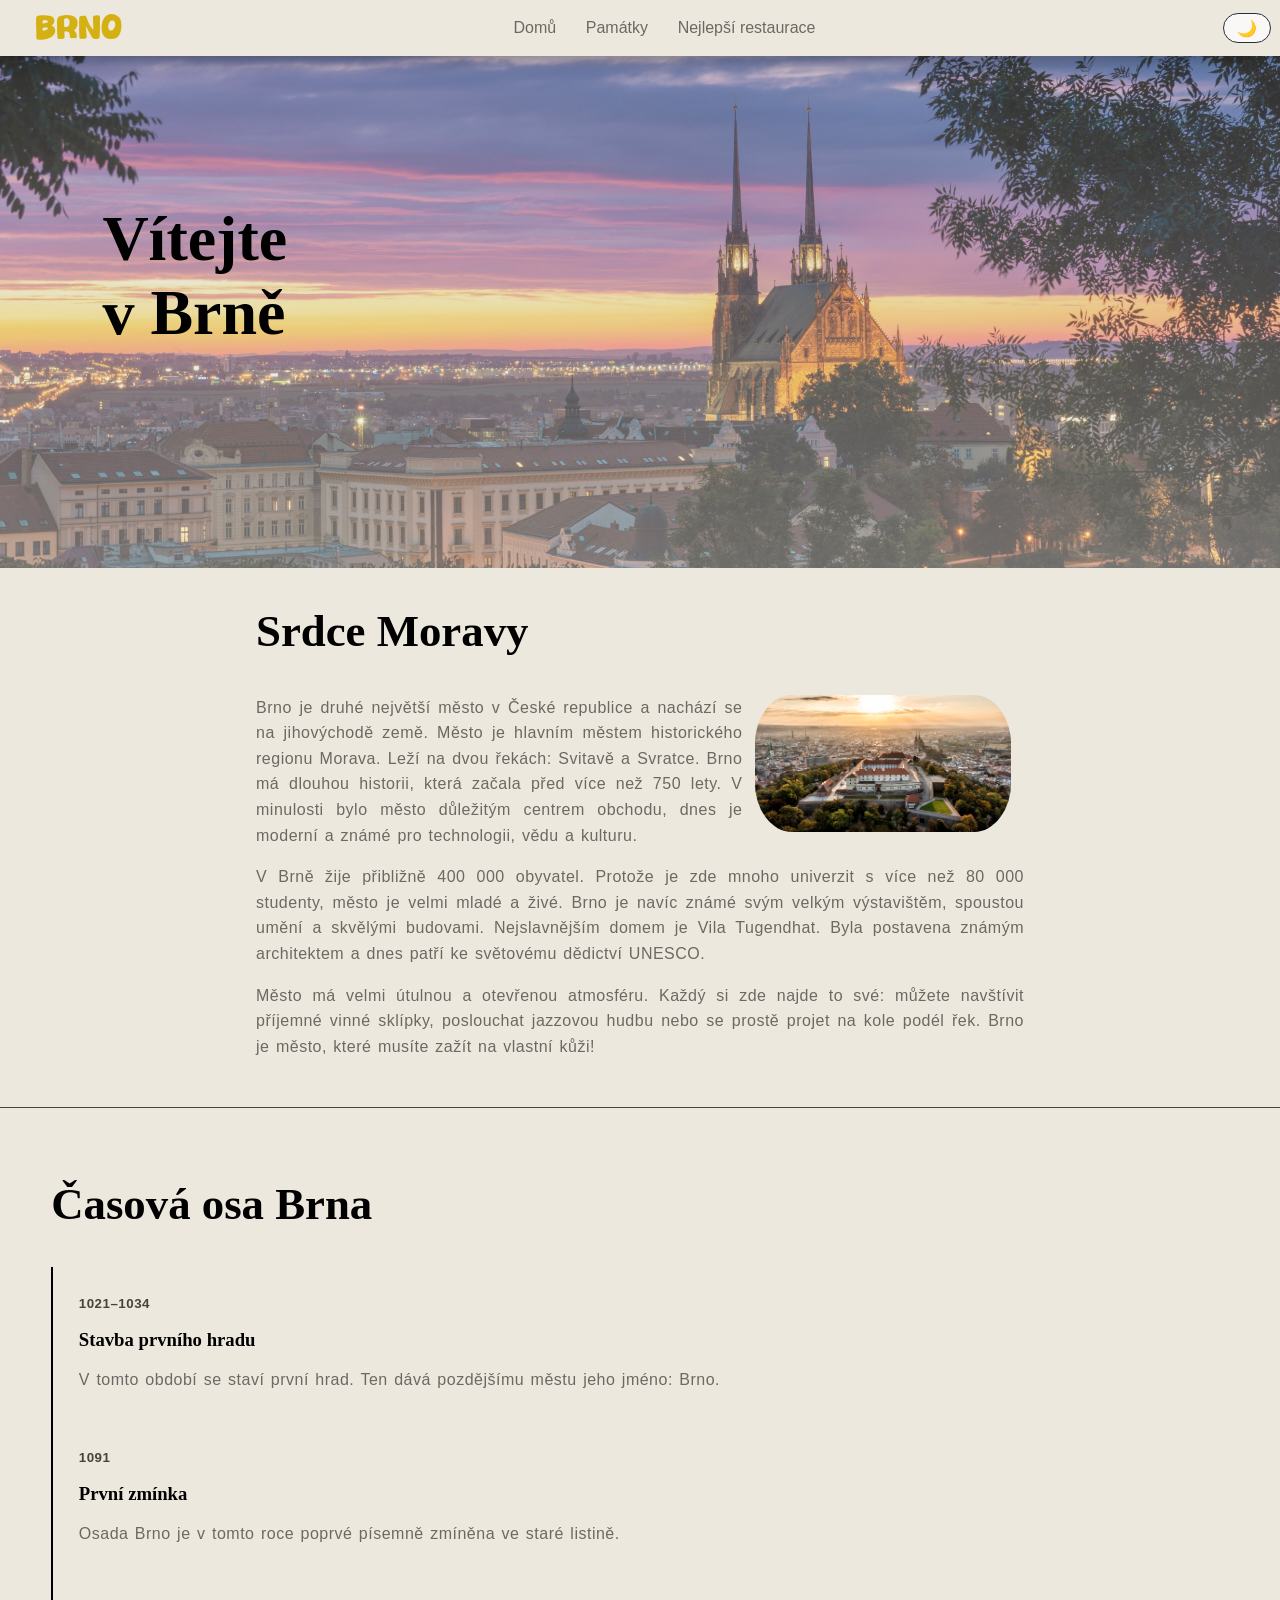
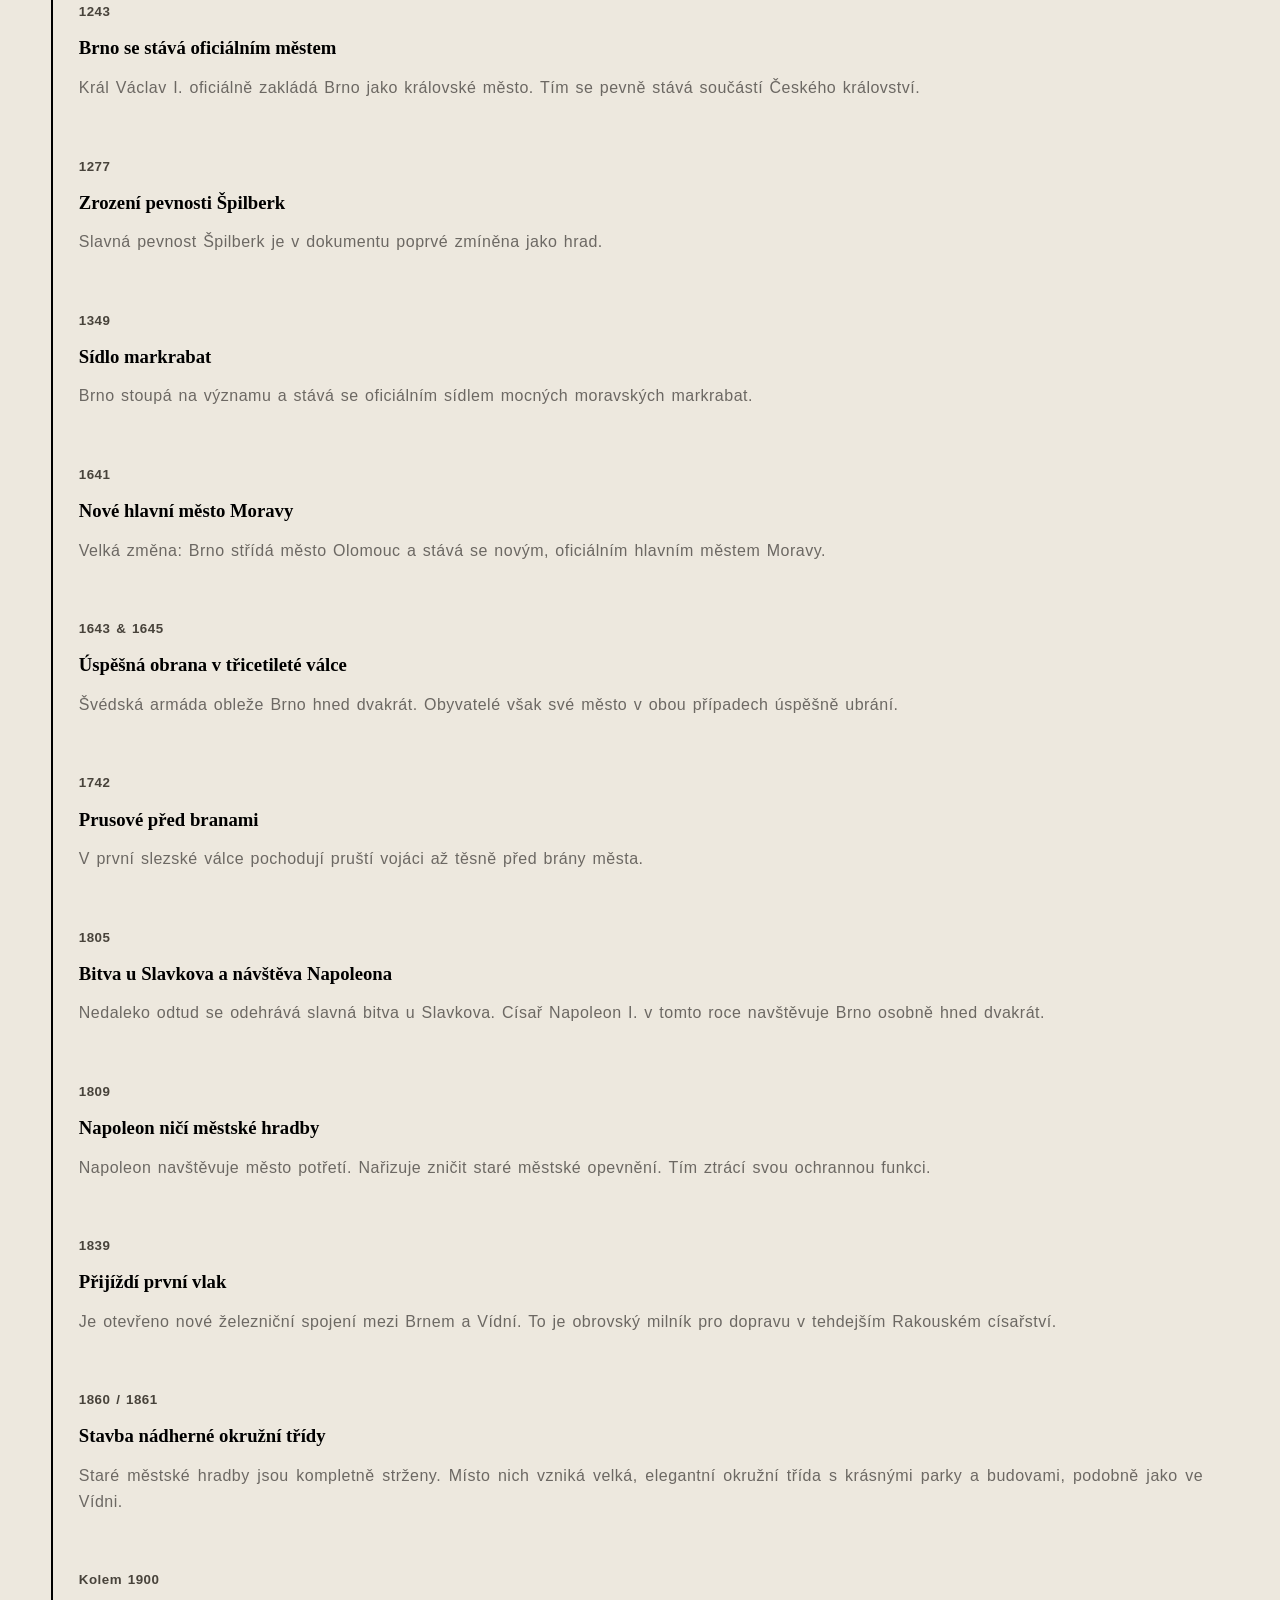
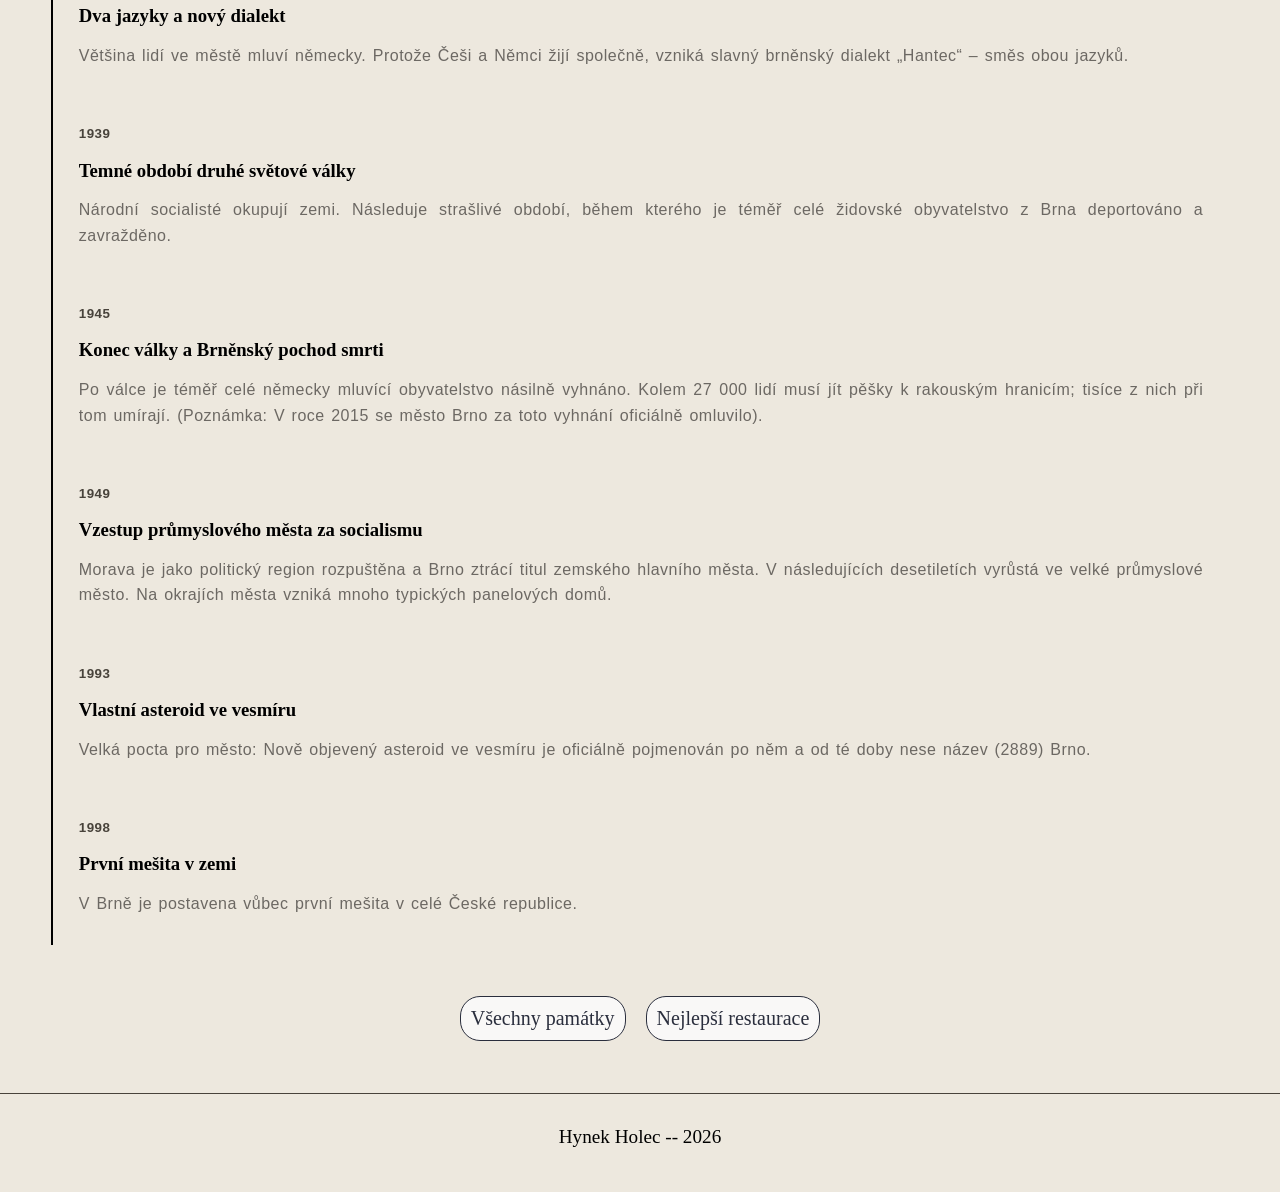
<file: index.html>
<!DOCTYPE html>
<html lang="cs">
<head>
    <meta charset="UTF-8">
    <meta name="viewport" content="width=device-width, initial-scale=1.0">
    <link rel="stylesheet" href="main.css">
    <script src="theme.js" defer></script>
    <link rel="icon" href="img/Icon-FaviIcon.png">
    <title>BRNO</title>
</head>
<body>
    <header>
        <a id="logo" href="index.html">BRNO</a>
        <nav>
            <a href="index.html">Domů</a>
            <a href="famousPlaces.html">Památky</a>
            <a href="bestRestaurants.html">Nejlepší restaurace</a>
        </nav>
        <button id="theme-button">🌙</button>
    </header>
    <div id="intro">
        <h1>Vítejte<br> v Brně</h1>
    </div>
    <div class="intro-text">
        <h2 class="h2-heading">Srdce Moravy</h2>
        <img src="img/Brno-Overview.jpg" alt="Přehled o městě Brno. K vidění je hrad Špilberk a katedrála sv. Petra a Pavla.">
        <p>Brno je druhé největší město v České republice a nachází se na jihovýchodě země. Město je hlavním městem historického regionu Morava. Leží na dvou řekách: Svitavě a Svratce. Brno má dlouhou historii, která začala před více než 750 lety. V minulosti bylo město důležitým centrem obchodu, dnes je moderní a známé pro technologii, vědu a kulturu.</p>
        <p>V Brně žije přibližně 400 000 obyvatel. Protože je zde mnoho univerzit s více než 80 000 studenty, město je velmi mladé a živé. Brno je navíc známé svým velkým výstavištěm, spoustou umění a skvělými budovami. Nejslavnějším domem je Vila Tugendhat. Byla postavena známým architektem a dnes patří ke světovému dědictví UNESCO.</p>
        <p>Město má velmi útulnou a otevřenou atmosféru. Každý si zde najde to své: můžete navštívit příjemné vinné sklípky, poslouchat jazzovou hudbu nebo se prostě projet na kole podél řek. Brno je město, které musíte zažít na vlastní kůži!</p>
    </div>
    <div class="geschichte">
        <h2 class="h2-heading">Časová osa Brna</h2>
        <div class="geschichte-item">
            <p class="year">1021–1034</p>
            <h3>Stavba prvního hradu</h3>
            <p>V tomto období se staví první hrad. Ten dává pozdějšímu městu jeho jméno: Brno.</p>
        </div>

        <div class="geschichte-item">
            <p class="year">1091</p>
            <h3>První zmínka</h3>
            <p>Osada Brno je v tomto roce poprvé písemně zmíněna ve staré listině.</p>
        </div>

        <div class="geschichte-item">
            <p class="year">1243</p>
            <h3>Brno se stává oficiálním městem</h3>
            <p>Král Václav I. oficiálně zakládá Brno jako královské město. Tím se pevně stává součástí Českého království.</p>
        </div>

        <div class="geschichte-item">
            <p class="year">1277</p>
            <h3>Zrození pevnosti Špilberk</h3>
            <p>Slavná pevnost Špilberk je v dokumentu poprvé zmíněna jako hrad.</p>
        </div>

        <div class="geschichte-item">
            <p class="year">1349</p>
            <h3>Sídlo markrabat</h3>
            <p>Brno stoupá na významu a stává se oficiálním sídlem mocných moravských markrabat.</p>
        </div>

        <div class="geschichte-item">
            <p class="year">1641</p>
            <h3>Nové hlavní město Moravy</h3>
            <p>Velká změna: Brno střídá město Olomouc a stává se novým, oficiálním hlavním městem Moravy.</p>
        </div>

        <div class="geschichte-item">
            <p class="year">1643 & 1645</p>
            <h3>Úspěšná obrana v třicetileté válce</h3>
            <p>Švédská armáda obleže Brno hned dvakrát. Obyvatelé však své město v obou případech úspěšně ubrání.</p>
        </div>

        <div class="geschichte-item">
            <p class="year">1742</p>
            <h3>Prusové před branami</h3>
            <p>V první slezské válce pochodují pruští vojáci až těsně před brány města.</p>
        </div>

        <div class="geschichte-item">
            <p class="year">1805</p>
            <h3>Bitva u Slavkova a návštěva Napoleona</h3>
            <p>Nedaleko odtud se odehrává slavná bitva u Slavkova. Císař Napoleon I. v tomto roce navštěvuje Brno osobně hned dvakrát.</p>
        </div>

        <div class="geschichte-item">
            <p class="year">1809</p>
            <h3>Napoleon ničí městské hradby</h3>
            <p>Napoleon navštěvuje město potřetí. Nařizuje zničit staré městské opevnění. Tím ztrácí svou ochrannou funkci.</p>
        </div>

        <div class="geschichte-item">
            <p class="year">1839</p>
            <h3>Přijíždí první vlak</h3>
            <p>Je otevřeno nové železniční spojení mezi Brnem a Vídní. To je obrovský milník pro dopravu v tehdejším Rakouském císařství.</p>
        </div>

        <div class="geschichte-item">
            <p class="year">1860 / 1861</p>
            <h3>Stavba nádherné okružní třídy</h3>
            <p>Staré městské hradby jsou kompletně strženy. Místo nich vzniká velká, elegantní okružní třída s krásnými parky a budovami, podobně jako ve Vídni.</p>
        </div>

        <div class="geschichte-item">
            <p class="year">Kolem 1900</p>
            <h3>Dva jazyky a nový dialekt</h3>
            <p>Většina lidí ve městě mluví německy. Protože Češi a Němci žijí společně, vzniká slavný brněnský dialekt „Hantec“ – směs obou jazyků.</p>
        </div>

        <div class="geschichte-item">
            <p class="year">1939</p>
            <h3>Temné období druhé světové války</h3>
            <p>Národní socialisté okupují zemi. Následuje strašlivé období, během kterého je téměř celé židovské obyvatelstvo z Brna deportováno a zavražděno.</p>
        </div>

        <div class="geschichte-item">
            <p class="year">1945</p>
            <h3>Konec války a Brněnský pochod smrti</h3>
            <p>Po válce je téměř celé německy mluvící obyvatelstvo násilně vyhnáno. Kolem 27 000 lidí musí jít pěšky k rakouským hranicím; tisíce z nich při tom umírají. (Poznámka: V roce 2015 se město Brno za toto vyhnání oficiálně omluvilo).</p>
        </div>

        <div class="geschichte-item">
            <p class="year">1949</p>
            <h3>Vzestup průmyslového města za socialismu</h3>
            <p>Morava je jako politický region rozpuštěna a Brno ztrácí titul zemského hlavního města. V následujících desetiletích vyrůstá ve velké průmyslové město. Na okrajích města vzniká mnoho typických panelových domů.</p>
        </div>

        <div class="geschichte-item">
            <p class="year">1993</p>
            <h3>Vlastní asteroid ve vesmíru</h3>
            <p>Velká pocta pro město: Nově objevený asteroid ve vesmíru je oficiálně pojmenován po něm a od té doby nese název (2889) Brno.</p>
        </div>

        <div class="geschichte-item">
            <p class="year">1998</p>
            <h3>První mešita v zemi</h3>
            <p>V Brně je postavena vůbec první mešita v celé České republice.</p>
        </div>
    </div>

    <div class="interne-Links">
        <a href="famousPlaces.html">Všechny památky</a>
        <a href="bestRestaurants.html">Nejlepší restaurace</a>
    </div>
    
    <footer>
        <p>Hynek Holec -- 2026</p>
    </footer>
</body>
</html>
</file>
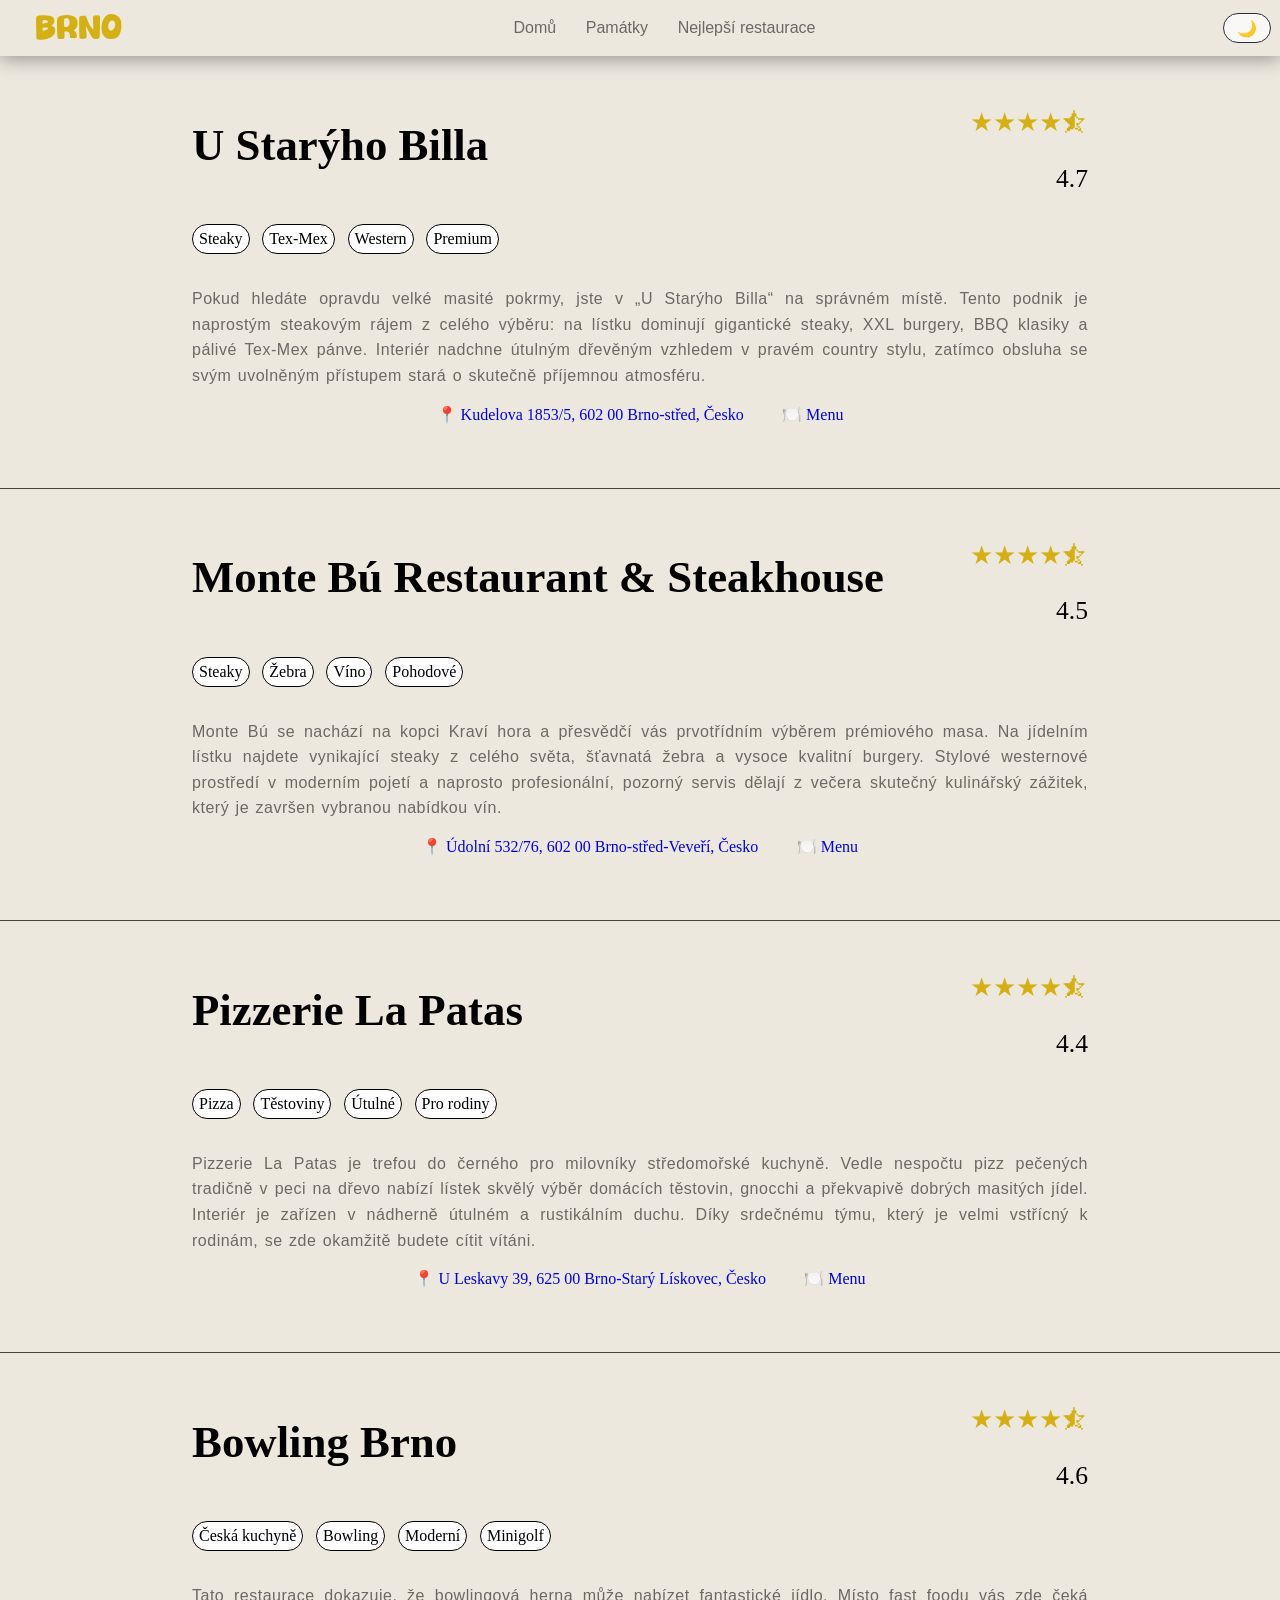
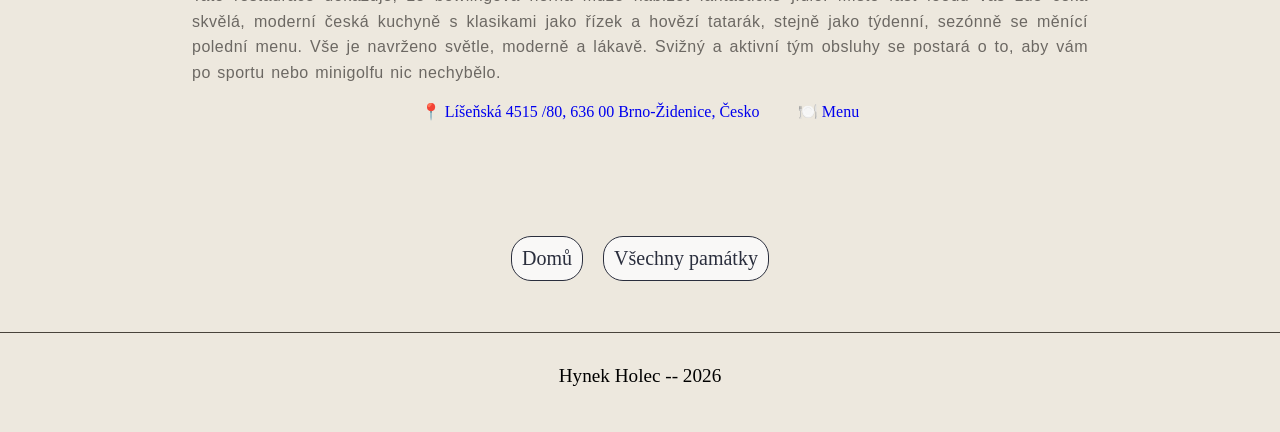
<file: bestRestaurants.html>
<!DOCTYPE html>
<html lang="cs">
<head>
    <meta charset="UTF-8">
    <meta name="viewport" content="width=device-width, initial-scale=1.0">
    <link rel="stylesheet" href="main.css">
    <script src="theme.js" defer></script>
    <link rel="icon" href="img/Icon-FaviIcon.png">
    <title>Restaurace</title>
</head>
<body>
    <header>
        <a id="logo" href="index.html">BRNO</a>
        <nav>
            <a href="index.html">Domů</a>
            <a href="famousPlaces.html">Památky</a>
            <a href="bestRestaurants.html">Nejlepší restaurace</a>
        </nav>
        <button id="theme-button">🌙</button>
    </header>

    <div class="restaurants">
        <div class="restaurant-item">
            <div class="restaurant-header">
                <div class="restaurant-intro">
                    <h2 class="h2-heading">U Starýho Billa</h2>
                    <div class="tags">
                        <p>Steaky</p>
                        <p>Tex-Mex</p>
                        <p>Western</p>
                        <p>Premium</p>
                    </div>
                </div>
                <div class="restaurant-rating">
                    <p class="stars">★★★★⯪</p>
                    <p class="rating">4.7</p>
                </div>
            </div>
            <p class="restaurant-text">Pokud hledáte opravdu velké masité pokrmy, jste v „U Starýho Billa“ na správném místě. Tento podnik je naprostým steakovým rájem z celého výběru: na lístku dominují gigantické steaky, XXL burgery, BBQ klasiky a pálivé Tex-Mex pánve. Interiér nadchne útulným dřevěným vzhledem v pravém country stylu, zatímco obsluha se svým uvolněným přístupem stará o skutečně příjemnou atmosféru.</p>
            <div class="restaurant-extra">
                <a href="https://www.google.com/maps/place/U+Star%C3%BDho+Billa+-+prav%C3%BD+TEXAS+steakhouse/@49.2018527,16.6109797,18.15z/data=!4m15!1m8!3m7!1s0x4712945c16b3fa8f:0x47ff7d0ec4522978!2sKudelova+1853%2F5,+602+00+Brno-st%C5%99ed-%C4%8Cern%C3%A1+Pole,+Tschechien!3b1!8m2!3d49.2018395!4d16.611823!16s%2Fg%2F11c26bgsbv!3m5!1s0x4712945c16b3fa8d:0x15434e5210ce46d5!8m2!3d49.201835!4d16.6120936!16s%2Fg%2F1vmr03bj?entry=ttu&g_ep=EgoyMDI2MDYwMy4xIKXMDSoASAFQAw%3D%3D">📍 Kudelova 1853/5, 602 00 Brno-střed, Česko</a>
                <a href="https://www.bill.cz/en/menu">🍽️ Menu</a>
            </div>
        </div>

        <div class="restaurant-item">
            <div class="restaurant-header">
                <div class="restaurant-intro">
                    <h2 class="h2-heading">Monte Bú Restaurant & Steakhouse</h2>
                    <div class="tags">
                        <p>Steaky</p>
                        <p>Žebra</p>
                        <p>Víno</p>
                        <p>Pohodové</p>
                    </div>
                </div>
                <div class="restaurant-rating">
                    <p class="stars">★★★★⯪</p>
                    <p class="rating">4.5</p>
                </div>
            </div>
            <p class="restaurant-text">Monte Bú se nachází na kopci Kraví hora a přesvědčí vás prvotřídním výběrem prémiového masa. Na jídelním lístku najdete vynikající steaky z celého světa, šťavnatá žebra a vysoce kvalitní burgery. Stylové westernové prostředí v moderním pojetí a naprosto profesionální, pozorný servis dělají z večera skutečný kulinářský zážitek, který je završen vybranou nabídkou vín.</p>
            <div class="restaurant-extra">
                <a href="https://www.google.com/maps/place/Restaurant+a+Steakhouse+Monte+B%C3%BA/@49.2013862,16.5839092,17z/data=!3m1!4b1!4m6!3m5!1s0x471294398d7a95a5:0xc120670c6726e4a!8m2!3d49.2013862!4d16.5839092!16s%2Fg%2F1hhxg2679?entry=ttu&g_ep=EgoyMDI2MDYwMy4xIKXMDSoASAFQAw%3D%3D">📍 Údolní 532/76, 602 00 Brno-střed-Veveří, Česko</a>
                <a href="https://www.monte-bu.cz/en/menu/">🍽️ Menu</a>
            </div>
        </div>

        <div class="restaurant-item">
            <div class="restaurant-header">
                <div class="restaurant-intro">
                    <h2 class="h2-heading">Pizzerie La Patas</h2>
                    <div class="tags">
                        <p>Pizza</p>
                        <p>Těstoviny</p>
                        <p>Útulné</p>
                        <p>Pro rodiny</p>
                    </div>
                </div>
                <div class="restaurant-rating">
                    <p class="stars">★★★★⯪</p>
                    <p class="rating">4.4</p>
                </div>
            </div>
            <p class="restaurant-text">Pizzerie La Patas je trefou do černého pro milovníky středomořské kuchyně. Vedle nespočtu pizz pečených tradičně v peci na dřevo nabízí lístek skvělý výběr domácích těstovin, gnocchi a překvapivě dobrých masitých jídel. Interiér je zařízen v nádherně útulném a rustikálním duchu. Díky srdečnému týmu, který je velmi vstřícný k rodinám, se zde okamžitě budete cítit vítáni.</p>
            <div class="restaurant-extra">
                <a href="https://www.google.com/maps/place/Pizzeria+Ristorante+La+Patas/@49.162972,16.5680756,17z/data=!3m1!4b1!4m6!3m5!1s0x410b83d25c2945d3:0xb0b0a28b8a0aa19d!8m2!3d49.162972!4d16.5680756!16s%2Fg%2F11b70_bczt?entry=ttu&g_ep=EgoyMDI2MDYwMy4xIKXMDSoASAFQAw%3D%3D">📍 U Leskavy 39, 625 00 Brno-Starý Lískovec, Česko</a>
                <a href="https://objedname.eu/la-patas-jidelni-listek#home">🍽️ Menu</a>
            </div>
        </div>

        <div class="restaurant-item">
            <div class="restaurant-header">
                <div class="restaurant-intro">
                    <h2 class="h2-heading">Bowling Brno</h2>
                    <div class="tags">
                        <p>Česká kuchyně</p>
                        <p>Bowling</p>
                        <p>Moderní</p>
                        <p>Minigolf</p>
                    </div>
                </div>
                <div class="restaurant-rating">
                    <p class="stars">★★★★⯪</p>
                    <p class="rating">4.6</p>
                </div>
            </div>
            <p class="restaurant-text">Tato restaurace dokazuje, že bowlingová herna může nabízet fantastické jídlo. Místo fast foodu vás zde čeká skvělá, moderní česká kuchyně s klasikami jako řízek a hovězí tatarák, stejně jako týdenní, sezónně se měnící polední menu. Vše je navrženo světle, moderně a lákavě. Svižný a aktivní tým obsluhy se postará o to, aby vám po sportu nebo minigolfu nic nechybělo.</p>
            <div class="restaurant-extra">
                <a href="https://www.google.com/maps/place//data=!4m2!3m1!1s0x471294c80d17fd2b:0x51bf85ec9cc07c6c?sa=X&ved=1t:8290&ictx=111">📍 Líšeňská 4515 /80, 636 00 Brno-Židenice, Česko</a>
                <a href="https://www.bowlingbrno.cz/cz/restaurace/jidelni-listek/">🍽️ Menu</a>
            </div>
        </div>
    </div>

    <div class="interne-Links">
        <a href="index.html">Domů</a>
        <a href="famousPlaces.html">Všechny památky</a>
    </div>

    <footer>
        <p>Hynek Holec -- 2026</p>
    </footer>
</body>
</html>
</file>
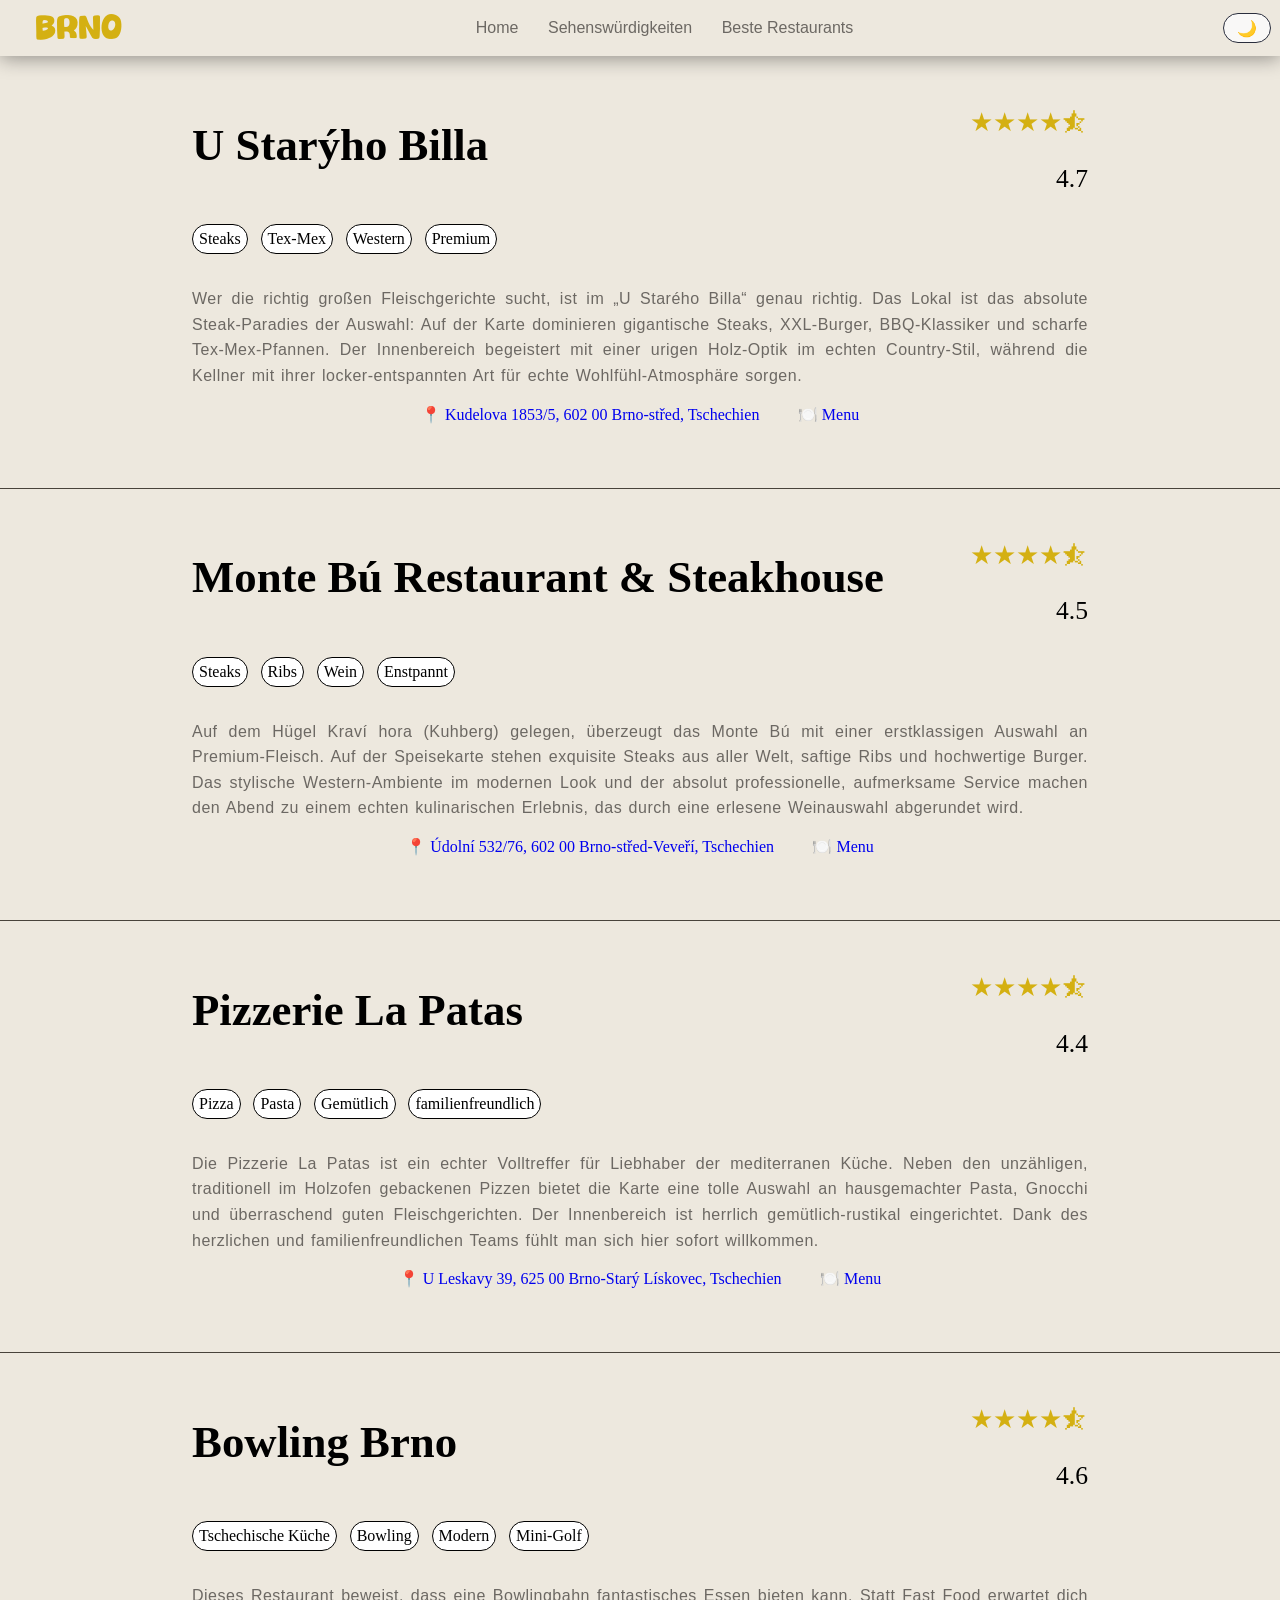
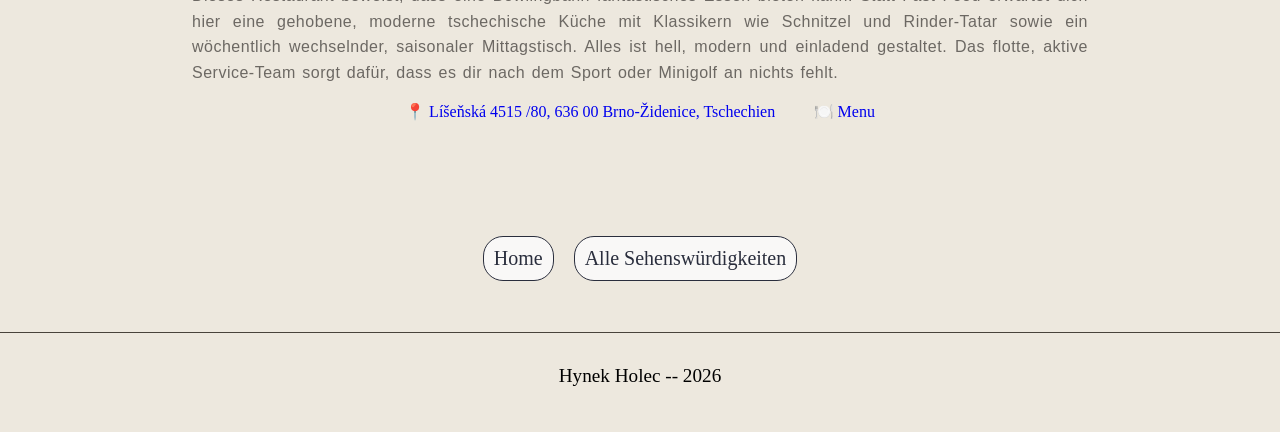
<file: html/bestRestaurants.html>
<!DOCTYPE html>
<html lang="en">
<head>
    <meta charset="UTF-8">
    <meta name="viewport" content="width=device-width, initial-scale=1.0">
    <link rel="stylesheet" href="/css/main.css">
    <script src="/js/theme.js" defer></script>
    <link rel="icon" href="/img/Icon-FaviIcon.png">
    <title>Restaurants</title>
</head>
<body>
    <header>
        <a id="logo" href="/html/index.html">BRNO</a>
        <nav>
            <a href="/html/index.html">Home</a>
            <a href="/html/famousPlaces.html">Sehenswürdigkeiten</a>
            <a href="/html/bestRestaurants.html">Beste Restaurants</a>
        </nav>
        <button id="theme-button">🌙</button>
    </header>

    <div class="restaurants">
        <div class="restaurant-item">
            <div class="restaurant-header">
                <div class="restaurant-intro">
                    <h2 class="h2-heading">U Starýho Billa</h2>
                    <div class="tags">
                        <p>Steaks</p>
                        <p>Tex-Mex</p>
                        <p>Western</p>
                        <p>Premium</p>
                    </div>
                </div>
                <div class="restaurant-rating">
                    <p class="stars">★★★★⯪</p>
                    <p class="rating">4.7</p>
                </div>
            </div>
            <p class="restaurant-text">Wer die richtig großen Fleischgerichte sucht, ist im „U Starého Billa“ genau richtig. Das Lokal ist das absolute Steak-Paradies der Auswahl: Auf der Karte dominieren gigantische Steaks, XXL-Burger, BBQ-Klassiker und scharfe Tex-Mex-Pfannen. Der Innenbereich begeistert mit einer urigen Holz-Optik im echten Country-Stil, während die Kellner mit ihrer locker-entspannten Art für echte Wohlfühl-Atmosphäre sorgen.</p>
            <div class="restaurant-extra">
                <a href="https://www.google.com/maps/place/U+Star%C3%BDho+Billa+-+prav%C3%BD+TEXAS+steakhouse/@49.2018527,16.6109797,18.15z/data=!4m15!1m8!3m7!1s0x4712945c16b3fa8f:0x47ff7d0ec4522978!2sKudelova+1853%2F5,+602+00+Brno-st%C5%99ed-%C4%8Cern%C3%A1+Pole,+Tschechien!3b1!8m2!3d49.2018395!4d16.611823!16s%2Fg%2F11c26bgsbv!3m5!1s0x4712945c16b3fa8d:0x15434e5210ce46d5!8m2!3d49.201835!4d16.6120936!16s%2Fg%2F1vmr03bj?entry=ttu&g_ep=EgoyMDI2MDYwMy4xIKXMDSoASAFQAw%3D%3D">📍 Kudelova 1853/5, 602 00 Brno-střed, Tschechien</a>
                <a href="https://www.bill.cz/en/menu">🍽️ Menu</a>
            </div>
        </div>

        <div class="restaurant-item">
            <div class="restaurant-header">
                <div class="restaurant-intro">
                    <h2 class="h2-heading">Monte Bú Restaurant & Steakhouse</h2>
                    <div class="tags">
                        <p>Steaks</p>
                        <p>Ribs</p>
                        <p>Wein</p>
                        <p>Enstpannt</p>
                    </div>
                </div>
                <div class="restaurant-rating">
                    <p class="stars">★★★★⯪</p>
                    <p class="rating">4.5</p>
                </div>
            </div>
            <p class="restaurant-text">Auf dem Hügel Kraví hora (Kuhberg) gelegen, überzeugt das Monte Bú mit einer erstklassigen Auswahl an Premium-Fleisch. Auf der Speisekarte stehen exquisite Steaks aus aller Welt, saftige Ribs und hochwertige Burger. Das stylische Western-Ambiente im modernen Look und der absolut professionelle, aufmerksame Service machen den Abend zu einem echten kulinarischen Erlebnis, das durch eine erlesene Weinauswahl abgerundet wird.</p>
            <div class="restaurant-extra">
                <a href="https://www.google.com/maps/place/Restaurant+a+Steakhouse+Monte+B%C3%BA/@49.2013862,16.5839092,17z/data=!3m1!4b1!4m6!3m5!1s0x471294398d7a95a5:0xc120670c6726e4a!8m2!3d49.2013862!4d16.5839092!16s%2Fg%2F1hhxg2679?entry=ttu&g_ep=EgoyMDI2MDYwMy4xIKXMDSoASAFQAw%3D%3D">📍 Údolní 532/76, 602 00 Brno-střed-Veveří, Tschechien</a>
                <a href="https://www.monte-bu.cz/en/menu/">🍽️ Menu</a>
            </div>
        </div>

        <div class="restaurant-item">
            <div class="restaurant-header">
                <div class="restaurant-intro">
                    <h2 class="h2-heading">Pizzerie La Patas</h2>
                    <div class="tags">
                        <p>Pizza</p>
                        <p>Pasta</p>
                        <p>Gemütlich</p>
                        <p>familienfreundlich</p>
                    </div>
                </div>
                <div class="restaurant-rating">
                    <p class="stars">★★★★⯪</p>
                    <p class="rating">4.4</p>
                </div>
            </div>
            <p class="restaurant-text">Die Pizzerie La Patas ist ein echter Volltreffer für Liebhaber der mediterranen Küche. Neben den unzähligen, traditionell im Holzofen gebackenen Pizzen bietet die Karte eine tolle Auswahl an hausgemachter Pasta, Gnocchi und überraschend guten Fleischgerichten. Der Innenbereich ist herrlich gemütlich-rustikal eingerichtet. Dank des herzlichen und familienfreundlichen Teams fühlt man sich hier sofort willkommen.</p>
            <div class="restaurant-extra">
                <a href="https://www.google.com/maps/place/Pizzeria+Ristorante+La+Patas/@49.162972,16.5680756,17z/data=!3m1!4b1!4m6!3m5!1s0x410b83d25c2945d3:0xb0b0a28b8a0aa19d!8m2!3d49.162972!4d16.5680756!16s%2Fg%2F11b70_bczt?entry=ttu&g_ep=EgoyMDI2MDYwMy4xIKXMDSoASAFQAw%3D%3D">📍 U Leskavy 39, 625 00 Brno-Starý Lískovec, Tschechien</a>
                <a href="https://objedname.eu/la-patas-jidelni-listek#home">🍽️ Menu</a>
            </div>
        </div>

        <div class="restaurant-item">
            <div class="restaurant-header">
                <div class="restaurant-intro">
                    <h2 class="h2-heading">Bowling Brno</h2>
                    <div class="tags">
                        <p>Tschechische Küche</p>
                        <p>Bowling</p>
                        <p>Modern</p>
                        <p>Mini-Golf</p>
                    </div>
                </div>
                <div class="restaurant-rating">
                    <p class="stars">★★★★⯪</p>
                    <p class="rating">4.6</p>
                </div>
            </div>
            <p class="restaurant-text">Dieses Restaurant beweist, dass eine Bowlingbahn fantastisches Essen bieten kann. Statt Fast Food erwartet dich hier eine gehobene, moderne tschechische Küche mit Klassikern wie Schnitzel und Rinder-Tatar sowie ein wöchentlich wechselnder, saisonaler Mittagstisch. Alles ist hell, modern und einladend gestaltet. Das flotte, aktive Service-Team sorgt dafür, dass es dir nach dem Sport oder Minigolf an nichts fehlt.</p>
            <div class="restaurant-extra">
                <a href="https://www.google.com/maps/place//data=!4m2!3m1!1s0x471294c80d17fd2b:0x51bf85ec9cc07c6c?sa=X&ved=1t:8290&ictx=111">📍 Líšeňská 4515 /80, 636 00 Brno-Židenice, Tschechien</a>
                <a href="https://www.bowlingbrno.cz/cz/restaurace/jidelni-listek/">🍽️ Menu</a>
            </div>
        </div>
    </div>

    <div class="interne-Links">
        <a href="/html/index.html">Home</a>
        <a href="/html/famousPlaces.html">Alle Sehenswürdigkeiten</a>
    </div>

    <footer>
        <p>Hynek Holec -- 2026</p>
    </footer>
</body>
</html>
</file>
<file: main.css>
@font-face {        /*https://www.w3schools.com/css/css3_fonts.asp*/
    font-family: MagicYellow;
    src: url(font/Magic\ Yellow.otf);
}

header {
    position: sticky;
    top: 0;
    display: flex;
    padding: 0.7vw;
    height: 3vw;
    background-color: rgb(237, 232, 222);
    align-items: center;
    justify-content: space-between;
    box-shadow: 0 2px 20px rgba(0,0,0,0.4); /* https://www.w3schools.com/css/css3_shadows_box.asp */
}

#logo {
    padding-left: 2vw;
    font-family: MagicYellow;
    color: rgb(212, 176, 18);
    font-size: 30px;
    text-decoration: none;
}

nav a {
    font-family: Arial, Helvetica, sans-serif;
    color: rgb(108, 104, 99);
    display: inline-block;
    padding: 1vw;
    text-decoration: none;
    position: relative;  /* ← WICHTIG: Neue Zeile! Ist für den Strich nötig*/
}

nav a:hover {
    background-color: rgba(141, 135, 43, 0.167);
    border-radius: 0.5vw;
    transform: scale(1.02);
    transition: 0.3s;
}

/* Die Animation für den Strich ist mit KI! */
nav a::after {
    content: '';
    position: absolute;
    bottom: -5px;
    left: 50%;
    right: 50%;
    height: 2px;
    background-color: rgb(212, 176, 18); 
    transition: left 0.3s ease, right 0.3s ease;
}

nav a:hover::after {
    left: 10%;
    right: 10%;
}

/* Die Animation für den Button ist mit KI!*/
#theme-button {
    background: rgb(249, 248, 247);
    border: 1px solid rgb(42, 46, 61);
    border-radius: 20px;
    padding: 0.3rem 0.8rem;
    cursor: pointer;
    font-size: 1rem;
    transition: background 0.3s ease, transform 0.3s ease;
    margin-left: 1rem;
}
#theme-button:hover {
    background: rgb(212, 176, 18);
    transform: rotate(20deg);
}

body {
    margin: 0;
    padding: 0;
    background-color: rgb(237, 232, 222);
}

#intro {
    display: flex;
    height: 40vw;
    background-image: linear-gradient(rgba(146, 145, 145, 0.322), rgba(244, 241, 234, 0.441)), url(img/main-Brno.jpg); /*https://webdevetc.com/blog/how-to-add-a-gradient-overlay-to-a-background-image-using-just-css-and-html/*/
    background-size: 100%;
}

#intro h1{
    font-size: 5vw;
    padding: 8vw;
}

.intro-text {
    padding: 0 20vw 2.5vw 20vw;
    border-bottom: 1px solid rgb(72, 67, 59);
}

.h2-heading {
    font-size: 3.5vw;
    color: black;
}

.intro-text img {
    width: 20vw;
    height: auto;
    float: right;       
    padding: 0 1vw 0 1vw;
    border-radius: 50px;
}

.intro-text p, .geschichte-item p, .wahrzeichen-item p, .touristen-item p, .aussichten-item p, .restaurant-text{
    font-family: Arial, Helvetica, sans-serif;
    color: rgb(108, 104, 99);
    letter-spacing: 0.5px;
    line-height: 1.6;
    word-spacing: 1.5px;
    text-align: justify;
    hyphens: auto;
}

.geschichte{
    padding: 2.5vw 4vw 0 4vw;
}

.geschichte-item {
    padding: 1vw 2vw 1vw 2vw;
    border-left: 2px solid black;
    line-height: 0.8;
}

.year {
    font-family: Verdana, Geneva, Tahoma, sans-serif;
    font-size: smaller;
    letter-spacing: 1px;
    font-weight: 600;
    color: rgb(72, 67, 59);
}

.geschichte h3 {
    color: black;
}

.wahrzeichen, .touristenattraktionen , .aussichten, .restaurant-item{
    padding: 2vw 15vw 5vw 15vw;
    border-bottom: 1px solid rgb(72, 67, 59);
}

/* macht das ich keine Border beim letzten Element habe*/
.aussichten, .restaurant-item:last-child { 
    border-bottom: none;
}

.wahrzeichen-item, .touristen-item, .aussichten-item{
    display: flex;
    padding: 5px 0 5px 0;
}

.wahrzeichen-item img, .touristen-item img, .aussichten-item img{
    min-width: 355px;
    width: 355px;
    height: 200px;
    margin: 0 2vw;
    border-radius: 30px;
}

.wahrzeichen-item a, .touristen-item a , .aussichten-item a{
    display: flex;
    align-items: center;
    height: 200px;
    text-decoration: none;
    border: 1px solid black;
    background-color: whitesmoke;
}

.restaurant-header {
    display: flex;
    justify-content: space-between;
}

.tags {
    display: flex;
    gap: 1vw;
}

.tags p {
    text-align: center;
    padding: 5px 6px 5px 6px;
    border: 1px solid black;
    border-radius: 100px;
    background-color: white;
}

.restaurant-rating {
    text-align: right;
    font-size: 2vw;
}

.stars {
    color: rgb(212, 176, 18);
}

.restaurant-extra {
    display: flex;
    align-items: center;
    gap: 3vw;
    justify-content: center;
}

.restaurant-extra a {
    text-decoration: none;
}

.interne-Links {
    display: flex;
    justify-content: center;
    gap: 20px;
    padding: 4vw 0 4vw 0;
}

.interne-Links a {
    text-decoration: none;
    font-size: 20px;
    border: 1px solid rgb(42 46 61);
    padding: 10px;
    border-radius: 20px;
    color: rgb(42 46 61);
    background-color: rgb(249, 248, 247);
}

.interne-Links a:hover {
    transform: translateY(-2px);
    transition: transform 0.3s ease;
}

footer {
    font-size: 1.5vw;
    color: rgb(0, 0, 0);
    text-align: center;
    padding: 1vw 0 2vw 0;
    border-top: 1px solid rgb(72, 67, 59)
}



@media (max-width: 768px) {

    header {
        height: auto;
        flex-direction: column;
        padding: 3vw;
        gap: 2vw;
    }

    #logo {
        padding-left: 0;
        font-size: 24px;
    }

    nav a {
        padding: 2vw;
        font-size: 14px;
    }

    #theme-button {
        margin-left: 0;
        margin-bottom: 2vw;
    }

    #intro {
        height: 60vw;
        background-size: cover;
    }

    #intro h1 {
        font-size: 9vw;
        padding: 10vw 5vw;
    }

    .intro-text {
        padding: 0 5vw 5vw 5vw;
    }

    .h2-heading {
        font-size: 8vw;
    }

    .intro-text img {
        float: none;
        width: 100%;
        border-radius: 20px;
    }

    .wahrzeichen, .touristenattraktionen, .aussichten, .restaurant-item {
        padding: 4vw 5vw 8vw 5vw;
    }

    .wahrzeichen-item, .touristen-item, .aussichten-item {
        flex-direction: column;
        align-items: center;
    }

    .wahrzeichen-item img, .touristen-item img, .aussichten-item img {
        min-width: unset;
        width: 100%;
        height: auto;
        margin: 0 0 2vw 0;
        border-radius: 16px;
    }

    .wahrzeichen-item a, .touristen-item a, .aussichten-item a {
        flex-direction: column;
        height: auto;
        border-radius: 16px;
        width: 100%;
    }

    .restaurant-header {
        flex-direction: column;
        gap: 2vw;
    }

    .restaurant-rating {
        font-size: 5vw;
        text-align: left;
    }

    .tags {
        flex-wrap: wrap;
        gap: 2vw;
    }

    .restaurant-extra {
        flex-direction: column;
        gap: 4vw;
        align-items: flex-start;
    }

    .interne-Links {
        flex-direction: column;
        align-items: center;
        gap: 12px;
        padding: 6vw 0;
    }

    .interne-Links a {
        font-size: 16px;
        width: 80%;
        text-align: center;
    }

    footer {
        font-size: 3.5vw;
        padding: 3vw 4vw 5vw 4vw;
    }
}
</file>
<file: css/main.css>
@font-face {        /*https://www.w3schools.com/css/css3_fonts.asp*/
    font-family: MagicYellow;
    src: url(../font/Magic\ Yellow.otf);
}

header {
    position: sticky;
    top: 0;
    display: flex;
    padding: 0.7vw;
    height: 3vw;
    background-color: rgb(237, 232, 222);
    align-items: center;
    justify-content: space-between;
    box-shadow: 0 2px 20px rgba(0,0,0,0.4); /* https://www.w3schools.com/css/css3_shadows_box.asp */
}

#logo {
    padding-left: 2vw;
    font-family: MagicYellow;
    color: rgb(212, 176, 18);
    font-size: 30px;
    text-decoration: none;
}

nav a {
    font-family: Arial, Helvetica, sans-serif;
    color: rgb(108, 104, 99);
    display: inline-block;
    padding: 1vw;
    text-decoration: none;
    position: relative;  /* ← WICHTIG: Neue Zeile! Ist für den Strich nötig*/
}

nav a:hover {
    background-color: rgba(141, 135, 43, 0.167);
    border-radius: 0.5vw;
    transform: scale(1.02);
    transition: 0.3s;
}

/* Die Animation für den Strich ist mit KI! */
nav a::after {
    content: '';
    position: absolute;
    bottom: -5px;
    left: 50%;
    right: 50%;
    height: 2px;
    background-color: rgb(212, 176, 18); 
    transition: left 0.3s ease, right 0.3s ease;
}

nav a:hover::after {
    left: 10%;
    right: 10%;
}

/* Die Animation für den Button ist mit KI!*/
#theme-button {
    background: rgb(249, 248, 247);
    border: 1px solid rgb(42, 46, 61);
    border-radius: 20px;
    padding: 0.3rem 0.8rem;
    cursor: pointer;
    font-size: 1rem;
    transition: background 0.3s ease, transform 0.3s ease;
    margin-left: 1rem;
}
#theme-button:hover {
    background: rgb(212, 176, 18);
    transform: rotate(20deg);
}

body {
    margin: 0;
    padding: 0;
    background-color: rgb(237, 232, 222);
}

#intro {
    display: flex;
    height: 40vw;
    background-image: linear-gradient(rgba(146, 145, 145, 0.322), rgba(244, 241, 234, 0.441)), url(../img/main-Brno.jpg); /*https://webdevetc.com/blog/how-to-add-a-gradient-overlay-to-a-background-image-using-just-css-and-html/*/
    background-size: 100%;
}

#intro h1{
    font-size: 5vw;
    padding: 8vw;
}

.intro-text {
    padding: 0 20vw 2.5vw 20vw;
    border-bottom: 1px solid rgb(72, 67, 59);
}

.h2-heading {
    font-size: 3.5vw;
    color: black;
}

.intro-text img {
    width: 20vw;
    height: auto;
    float: right;       
    padding: 0 1vw 0 1vw;
    border-radius: 50px;
}

.intro-text p, .geschichte-item p, .wahrzeichen-item p, .touristen-item p, .aussichten-item p, .restaurant-text{
    font-family: Arial, Helvetica, sans-serif;
    color: rgb(108, 104, 99);
    letter-spacing: 0.5px;
    line-height: 1.6;
    word-spacing: 1.5px;
    text-align: justify;
    hyphens: auto;
}

.geschichte{
    padding: 2.5vw 4vw 0 4vw;
}

.geschichte-item {
    padding: 1vw 2vw 1vw 2vw;
    border-left: 2px solid black;
    line-height: 0.8;
}

.year {
    font-family: Verdana, Geneva, Tahoma, sans-serif;
    font-size: smaller;
    letter-spacing: 1px;
    font-weight: 600;
    color: rgb(72, 67, 59);
}

.geschichte h3 {
    color: black;
}

.wahrzeichen, .touristenattraktionen , .aussichten, .restaurant-item{
    padding: 2vw 15vw 5vw 15vw;
    border-bottom: 1px solid rgb(72, 67, 59);
}

/* macht das ich keine Border beim letzten Element habe*/
.aussichten, .restaurant-item:last-child { 
    border-bottom: none;
}

.wahrzeichen-item, .touristen-item, .aussichten-item{
    display: flex;
    padding: 5px 0 5px 0;
}

.wahrzeichen-item img, .touristen-item img, .aussichten-item img{
    min-width: 355px;
    width: 355px;
    height: 200px;
    margin: 0 2vw;
    border-radius: 30px;
}

.wahrzeichen-item a, .touristen-item a , .aussichten-item a{
    display: flex;
    align-items: center;
    height: 200px;
    text-decoration: none;
    border: 1px solid black;
    background-color: whitesmoke;
}

.restaurant-header {
    display: flex;
    justify-content: space-between;
}

.tags {
    display: flex;
    gap: 1vw;
}

.tags p {
    text-align: center;
    padding: 5px 6px 5px 6px;
    border: 1px solid black;
    border-radius: 100px;
    background-color: white;
}

.restaurant-rating {
    text-align: right;
    font-size: 2vw;
}

.stars {
    color: rgb(212, 176, 18);
}

.restaurant-extra {
    display: flex;
    align-items: center;
    gap: 3vw;
    justify-content: center;
}

.restaurant-extra a {
    text-decoration: none;
}

.interne-Links {
    display: flex;
    justify-content: center;
    gap: 20px;
    padding: 4vw 0 4vw 0;
}

.interne-Links a {
    text-decoration: none;
    font-size: 20px;
    border: 1px solid rgb(42 46 61);
    padding: 10px;
    border-radius: 20px;
    color: rgb(42 46 61);
    background-color: rgb(249, 248, 247);
}

.interne-Links a:hover {
    transform: translateY(-2px);
    transition: transform 0.3s ease;
}

footer {
    font-size: 1.5vw;
    color: rgb(0, 0, 0);
    text-align: center;
    padding: 1vw 0 2vw 0;
    border-top: 1px solid rgb(72, 67, 59)
}



@media (max-width: 768px) {

    header {
        height: auto;
        flex-direction: column;
        padding: 3vw;
        gap: 2vw;
    }

    #logo {
        padding-left: 0;
        font-size: 24px;
    }

    nav a {
        padding: 2vw;
        font-size: 14px;
    }

    #theme-button {
        margin-left: 0;
        margin-bottom: 2vw;
    }

    #intro {
        height: 60vw;
        background-size: cover;
    }

    #intro h1 {
        font-size: 9vw;
        padding: 10vw 5vw;
    }

    .intro-text {
        padding: 0 5vw 5vw 5vw;
    }

    .h2-heading {
        font-size: 8vw;
    }

    .intro-text img {
        float: none;
        width: 100%;
        border-radius: 20px;
    }

    .wahrzeichen, .touristenattraktionen, .aussichten, .restaurant-item {
        padding: 4vw 5vw 8vw 5vw;
    }

    .wahrzeichen-item, .touristen-item, .aussichten-item {
        flex-direction: column;
        align-items: center;
    }

    .wahrzeichen-item img, .touristen-item img, .aussichten-item img {
        min-width: unset;
        width: 100%;
        height: auto;
        margin: 0 0 2vw 0;
        border-radius: 16px;
    }

    .wahrzeichen-item a, .touristen-item a, .aussichten-item a {
        flex-direction: column;
        height: auto;
        border-radius: 16px;
        width: 100%;
    }

    .restaurant-header {
        flex-direction: column;
        gap: 2vw;
    }

    .restaurant-rating {
        font-size: 5vw;
        text-align: left;
    }

    .tags {
        flex-wrap: wrap;
        gap: 2vw;
    }

    .restaurant-extra {
        flex-direction: column;
        gap: 4vw;
        align-items: flex-start;
    }

    .interne-Links {
        flex-direction: column;
        align-items: center;
        gap: 12px;
        padding: 6vw 0;
    }

    .interne-Links a {
        font-size: 16px;
        width: 80%;
        text-align: center;
    }

    footer {
        font-size: 3.5vw;
        padding: 3vw 4vw 5vw 4vw;
    }
}
</file>
